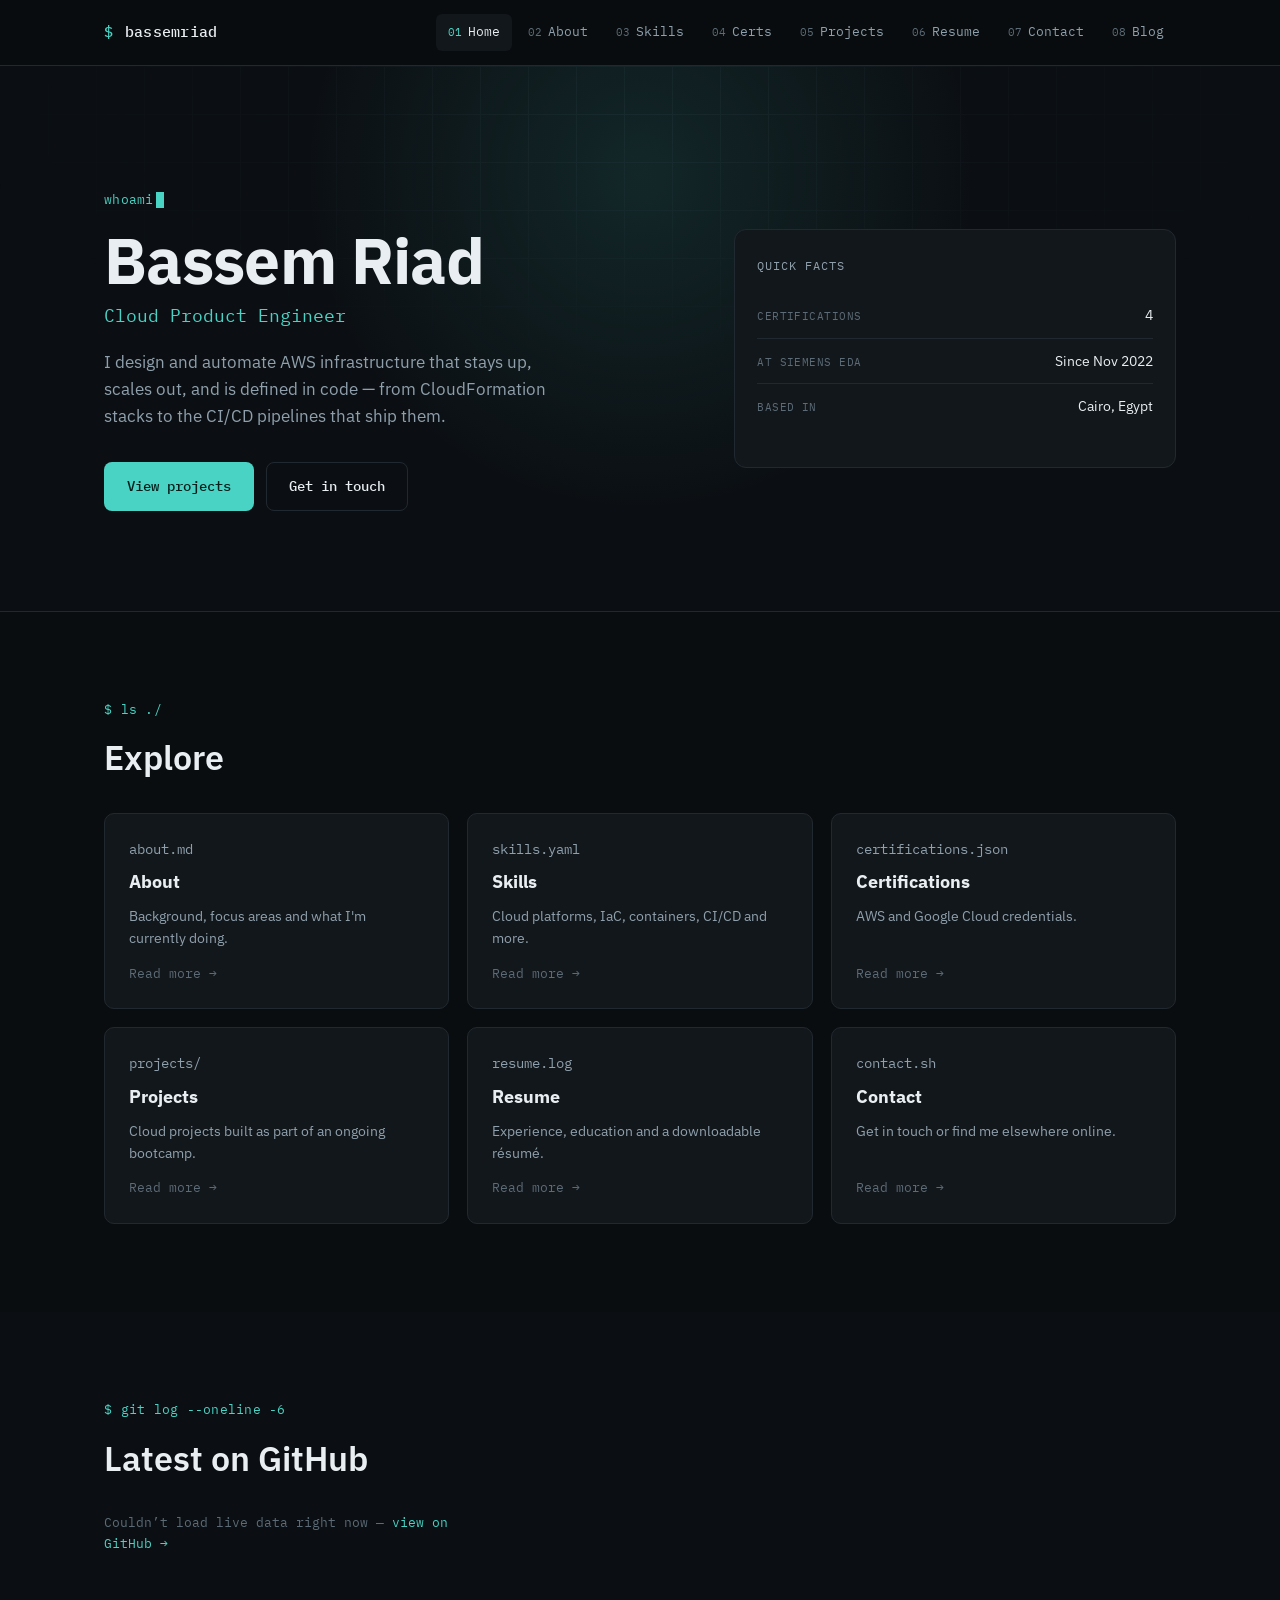
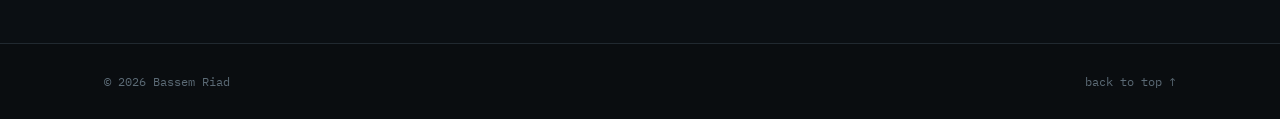
<file: index.html>
<!DOCTYPE html>
<html lang="en">
<head>
<meta charset="UTF-8">
<meta name="viewport" content="width=device-width, initial-scale=1">
<title>Bassem Riad — Cloud Product Engineer</title>
<meta name="description" content="Portfolio of Bassem Riad, Cloud Product Engineer specializing in AWS, Infrastructure as Code, containers and CI/CD.">
<link rel="preconnect" href="https://fonts.googleapis.com">
<link rel="preconnect" href="https://fonts.gstatic.com" crossorigin>
<link href="https://fonts.googleapis.com/css2?family=IBM+Plex+Mono:wght@400;500;600&family=IBM+Plex+Sans:wght@400;500;600;700&display=swap" rel="stylesheet">
<link rel="stylesheet" href="style.css">
</head>
<body>

<div class="skip"><a href="#main">Skip to content</a></div>

<header class="nav" id="siteNav">
  <div class="nav-inner">
    <a class="nav-brand" href="index.html"><span class="nav-brand-mono">$</span> bassemriad</a>
    <button class="nav-toggle" id="navToggle" aria-expanded="false" aria-controls="navLinks" aria-label="Toggle menu">
      <span></span><span></span><span></span>
    </button>
    <nav class="nav-links" id="navLinks">
      <a href="index.html" class="active"><em>01</em>Home</a>
      <a href="about.html"><em>02</em>About</a>
      <a href="skills.html"><em>03</em>Skills</a>
      <a href="certifications.html"><em>04</em>Certs</a>
      <a href="projects.html"><em>05</em>Projects</a>
      <a href="resume.html"><em>06</em>Resume</a>
      <a href="contact.html"><em>07</em>Contact</a>
      <a href="https://blog.bassemriad.com" target="_blank" rel="noopener"><em>08</em>Blog</a>
    </nav>
  </div>
</header>

<main id="main">

  <section class="hero">
    <div class="hero-grid" aria-hidden="true"></div>
    <div class="hero-glow" id="heroGlow" aria-hidden="true"></div>
    <div class="wrap hero-inner">
      <div class="hero-copy">
        <p class="eyebrow eyebrow-typed">whoami<span class="cursor"></span></p>
        <h1>Bassem Riad</h1>
        <p class="hero-role">Cloud Product Engineer</p>
        <p class="hero-tagline">
          I design and automate AWS infrastructure that stays up, scales out, and
          is defined in code — from CloudFormation stacks to the CI/CD pipelines
          that ship them.
        </p>
        <div class="hero-actions">
          <a class="btn btn-primary" href="projects.html">View projects</a>
          <a class="btn btn-ghost" href="contact.html">Get in touch</a>
        </div>
      </div>

      <aside class="status-card" aria-label="Quick facts">
        <div class="status-card-head">
          <span class="status-title">QUICK FACTS</span>
        </div>
        <dl class="status-facts">
          <div><dt>Certifications</dt><dd>4</dd></div>
          <div><dt>At Siemens EDA</dt><dd>Since Nov 2022</dd></div>
          <div><dt>Based in</dt><dd>Cairo, Egypt</dd></div>
        </dl>
      </aside>
    </div>
  </section>

  <section class="section">
    <div class="wrap">
      <p class="eyebrow">$ ls ./</p>
      <h2 class="section-title">Explore</h2>
      <div class="hub-grid">

        <a class="hub-card" href="about.html">
          <p class="hub-card-file">about.md</p>
          <h3>About</h3>
          <p>Background, focus areas and what I'm currently doing.</p>
          <span class="hub-card-arrow">Read more →</span>
        </a>

        <a class="hub-card" href="skills.html">
          <p class="hub-card-file">skills.yaml</p>
          <h3>Skills</h3>
          <p>Cloud platforms, IaC, containers, CI/CD and more.</p>
          <span class="hub-card-arrow">Read more →</span>
        </a>

        <a class="hub-card" href="certifications.html">
          <p class="hub-card-file">certifications.json</p>
          <h3>Certifications</h3>
          <p>AWS and Google Cloud credentials.</p>
          <span class="hub-card-arrow">Read more →</span>
        </a>

        <a class="hub-card" href="projects.html">
          <p class="hub-card-file">projects/</p>
          <h3>Projects</h3>
          <p>Cloud projects built as part of an ongoing bootcamp.</p>
          <span class="hub-card-arrow">Read more →</span>
        </a>

        <a class="hub-card" href="resume.html">
          <p class="hub-card-file">resume.log</p>
          <h3>Resume</h3>
          <p>Experience, education and a downloadable résumé.</p>
          <span class="hub-card-arrow">Read more →</span>
        </a>

        <a class="hub-card" href="contact.html">
          <p class="hub-card-file">contact.sh</p>
          <h3>Contact</h3>
          <p>Get in touch or find me elsewhere online.</p>
          <span class="hub-card-arrow">Read more →</span>
        </a>

      </div>
    </div>
  </section>

  <section class="section section-alt">
    <div class="wrap">
      <p class="eyebrow">$ git log --oneline -6</p>
      <h2 class="section-title">Latest on GitHub</h2>
      <div id="githubFeed" class="github-feed">
        <p class="github-feed-status">Loading live repo data…</p>
      </div>
    </div>
  </section>

</main>

<footer class="footer">
  <div class="wrap footer-inner">
    <span>© <span id="year"></span> Bassem Riad</span>
    <a href="#" class="footer-top">back to top ↑</a>
  </div>
</footer>

<script src="script.js"></script>
</body>
</html>
</file>
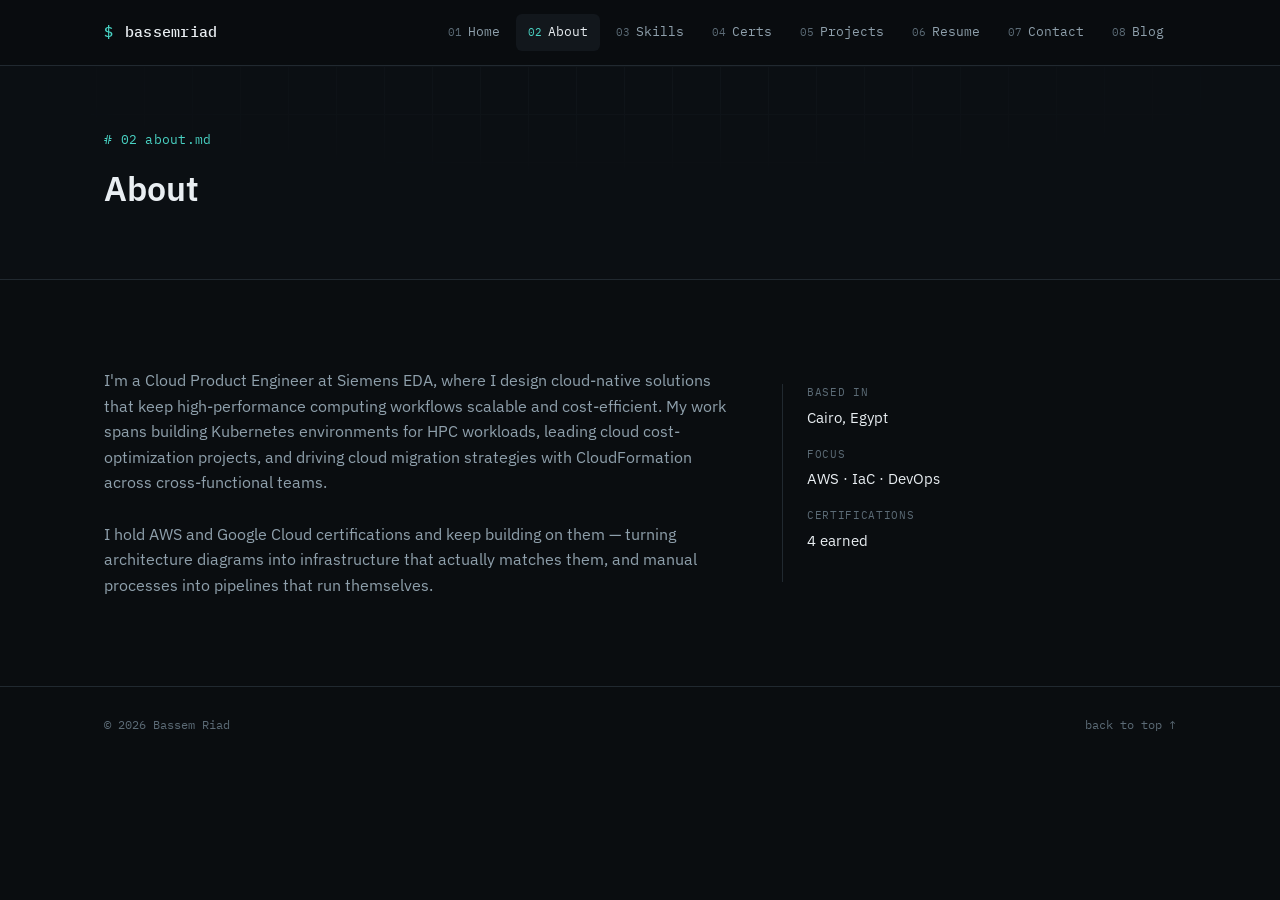
<file: about.html>
<!DOCTYPE html>
<html lang="en">
<head>
<meta charset="UTF-8">
<meta name="viewport" content="width=device-width, initial-scale=1">
<title>About — Bassem Riad</title>
<meta name="description" content="Background and focus areas of Bassem Riad, Cloud Product Engineer.">
<link rel="preconnect" href="https://fonts.googleapis.com">
<link rel="preconnect" href="https://fonts.gstatic.com" crossorigin>
<link href="https://fonts.googleapis.com/css2?family=IBM+Plex+Mono:wght@400;500;600&family=IBM+Plex+Sans:wght@400;500;600;700&display=swap" rel="stylesheet">
<link rel="stylesheet" href="style.css">
</head>
<body>

<div class="skip"><a href="#main">Skip to content</a></div>

<header class="nav" id="siteNav">
  <div class="nav-inner">
    <a class="nav-brand" href="index.html"><span class="nav-brand-mono">$</span> bassemriad</a>
    <button class="nav-toggle" id="navToggle" aria-expanded="false" aria-controls="navLinks" aria-label="Toggle menu">
      <span></span><span></span><span></span>
    </button>
    <nav class="nav-links" id="navLinks">
      <a href="index.html"><em>01</em>Home</a>
      <a href="about.html" class="active"><em>02</em>About</a>
      <a href="skills.html"><em>03</em>Skills</a>
      <a href="certifications.html"><em>04</em>Certs</a>
      <a href="projects.html"><em>05</em>Projects</a>
      <a href="resume.html"><em>06</em>Resume</a>
      <a href="contact.html"><em>07</em>Contact</a>
      <a href="https://blog.bassemriad.com" target="_blank" rel="noopener"><em>08</em>Blog</a>
    </nav>
  </div>
</header>

<main id="main">

  <section class="page-header">
    <div class="hero-grid" aria-hidden="true"></div>
    <div class="wrap">
      <p class="eyebrow"># 02 about.md</p>
      <h1 class="section-title">About</h1>
    </div>
  </section>

  <section class="section">
    <div class="wrap">
      <div class="about-grid">
        <p class="about-bio">
          I'm a Cloud Product Engineer at Siemens EDA, where I design cloud-native
          solutions that keep high-performance computing workflows scalable and
          cost-efficient. My work spans building Kubernetes environments for HPC
          workloads, leading cloud cost-optimization projects, and driving cloud
          migration strategies with CloudFormation across cross-functional teams.
          <br><br>
          I hold AWS and Google Cloud certifications and keep building on them —
          turning architecture diagrams into infrastructure that actually matches
          them, and manual processes into pipelines that run themselves.
        </p>
        <dl class="about-facts">
          <div><dt>Based in</dt><dd>Cairo, Egypt</dd></div>
          <div><dt>Focus</dt><dd>AWS · IaC · DevOps</dd></div>
          <div><dt>Certifications</dt><dd>4 earned</dd></div>
        </dl>
      </div>
    </div>
  </section>

</main>

<footer class="footer">
  <div class="wrap footer-inner">
    <span>© <span id="year"></span> Bassem Riad</span>
    <a href="#" class="footer-top">back to top ↑</a>
  </div>
</footer>

<script src="script.js"></script>
</body>
</html>
</file>
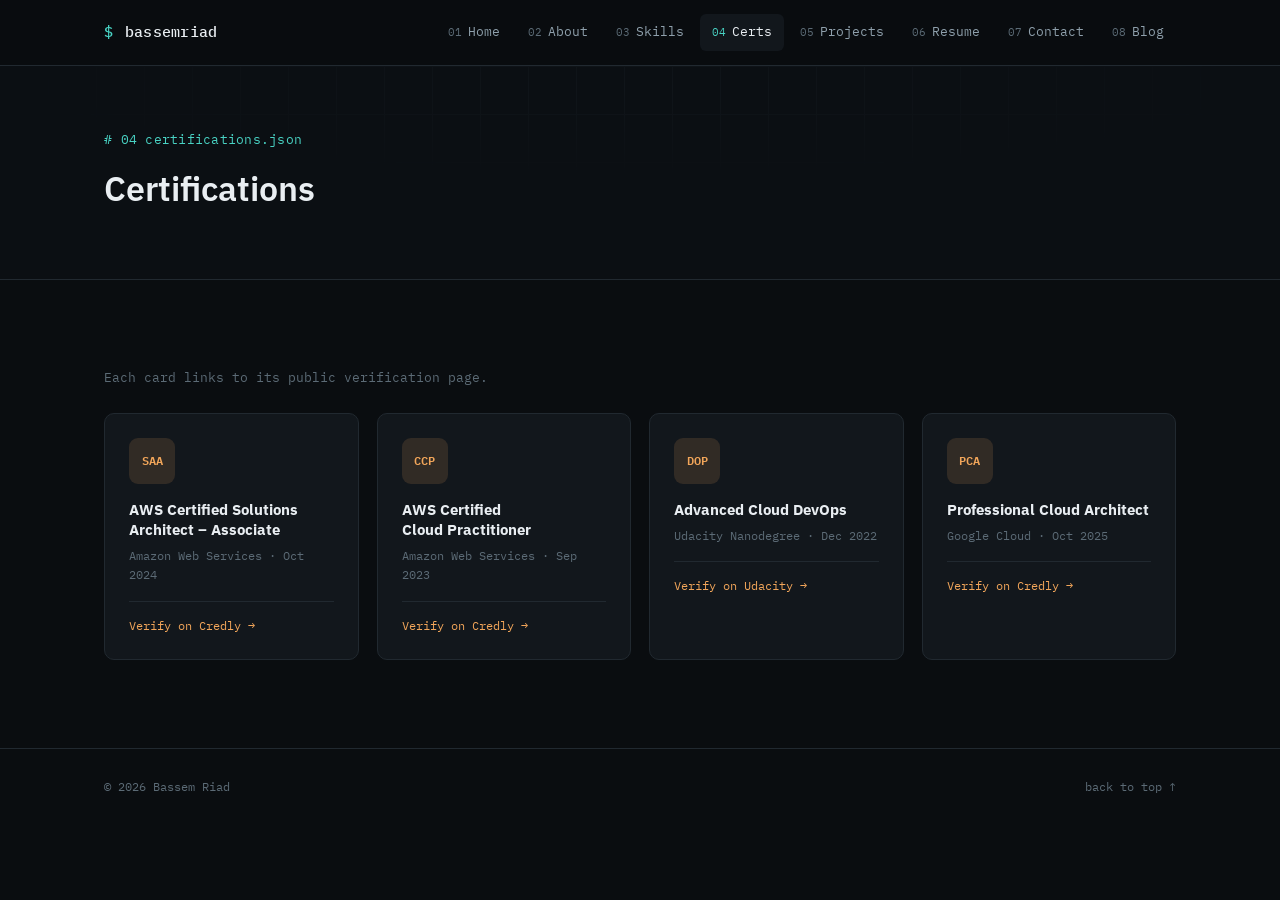
<file: certifications.html>
<!DOCTYPE html>
<html lang="en">
<head>
<meta charset="UTF-8">
<meta name="viewport" content="width=device-width, initial-scale=1">
<title>Certifications — Bassem Riad</title>
<meta name="description" content="AWS and Google Cloud certifications held by Bassem Riad.">
<link rel="preconnect" href="https://fonts.googleapis.com">
<link rel="preconnect" href="https://fonts.gstatic.com" crossorigin>
<link href="https://fonts.googleapis.com/css2?family=IBM+Plex+Mono:wght@400;500;600&family=IBM+Plex+Sans:wght@400;500;600;700&display=swap" rel="stylesheet">
<link rel="stylesheet" href="style.css">
</head>
<body>

<div class="skip"><a href="#main">Skip to content</a></div>

<header class="nav" id="siteNav">
  <div class="nav-inner">
    <a class="nav-brand" href="index.html"><span class="nav-brand-mono">$</span> bassemriad</a>
    <button class="nav-toggle" id="navToggle" aria-expanded="false" aria-controls="navLinks" aria-label="Toggle menu">
      <span></span><span></span><span></span>
    </button>
    <nav class="nav-links" id="navLinks">
      <a href="index.html"><em>01</em>Home</a>
      <a href="about.html"><em>02</em>About</a>
      <a href="skills.html"><em>03</em>Skills</a>
      <a href="certifications.html" class="active"><em>04</em>Certs</a>
      <a href="projects.html"><em>05</em>Projects</a>
      <a href="resume.html"><em>06</em>Resume</a>
      <a href="contact.html"><em>07</em>Contact</a>
      <a href="https://blog.bassemriad.com" target="_blank" rel="noopener"><em>08</em>Blog</a>
    </nav>
  </div>
</header>

<main id="main">

  <section class="page-header">
    <div class="hero-grid" aria-hidden="true"></div>
    <div class="wrap">
      <p class="eyebrow"># 04 certifications.json</p>
      <h1 class="section-title">Certifications</h1>
    </div>
  </section>

  <section class="section">
    <div class="wrap">
      <p class="certs-intro">Each card links to its public verification page.</p>
      <div class="cert-grid">

        <a class="cert-card" href="https://www.credly.com/badges/975a7845-752f-4c0f-9e88-f60b2ee593a5/linked_in_profile" target="_blank" rel="noopener">
          <div class="cert-badge">SAA</div>
          <h3>AWS Certified Solutions Architect – Associate</h3>
          <p class="cert-issuer">Amazon Web Services · Oct 2024</p>
          <span class="cert-verify">Verify on Credly →</span>
        </a>

        <a class="cert-card" href="https://www.credly.com/badges/4a6fc1bb-9142-4441-abdd-f7e8f99e9548/public_url" target="_blank" rel="noopener">
          <div class="cert-badge">CCP</div>
          <h3>AWS Certified Cloud Practitioner</h3>
          <p class="cert-issuer">Amazon Web Services · Sep 2023</p>
          <span class="cert-verify">Verify on Credly →</span>
        </a>

        <a class="cert-card" href="https://www.udacity.com/certificate/KCUKGQTX" target="_blank" rel="noopener">
          <div class="cert-badge">DOP</div>
          <h3>Advanced Cloud DevOps</h3>
          <p class="cert-issuer">Udacity Nanodegree · Dec 2022</p>
          <span class="cert-verify">Verify on Udacity →</span>
        </a>

        <a class="cert-card" href="https://www.credly.com/badges/a147a6b4-187a-4ef9-b08d-a3f95453e6f2/linked_in_profile" target="_blank" rel="noopener">
          <div class="cert-badge">PCA</div>
          <h3>Professional Cloud Architect</h3>
          <p class="cert-issuer">Google Cloud · Oct 2025</p>
          <span class="cert-verify">Verify on Credly →</span>
        </a>

      </div>
    </div>
  </section>

</main>

<footer class="footer">
  <div class="wrap footer-inner">
    <span>© <span id="year"></span> Bassem Riad</span>
    <a href="#" class="footer-top">back to top ↑</a>
  </div>
</footer>

<script src="script.js"></script>
</body>
</html>
</file>
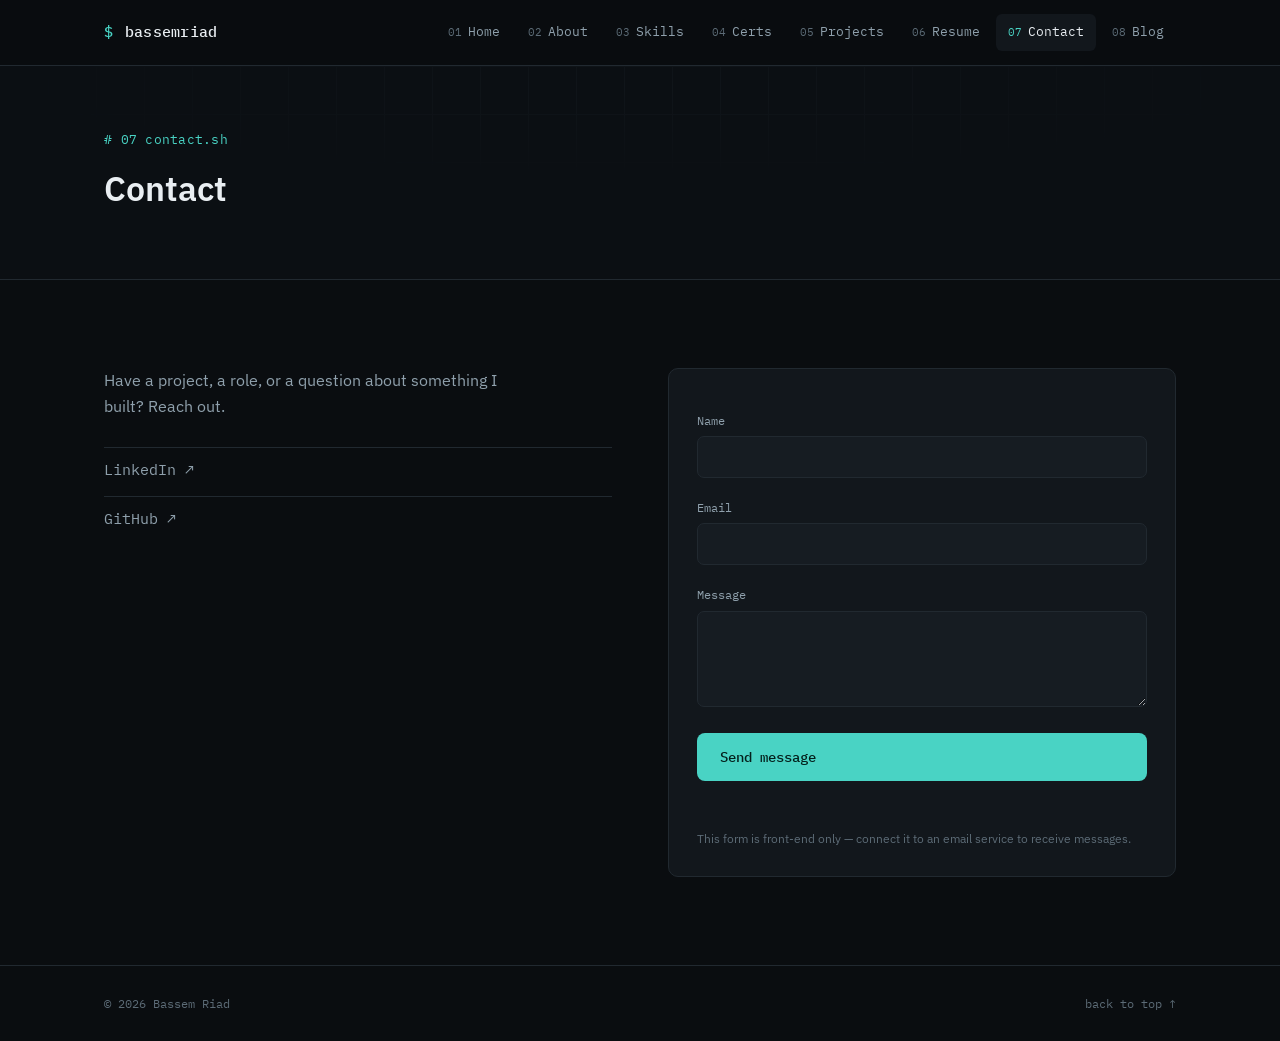
<file: contact.html>
<!DOCTYPE html>
<html lang="en">
<head>
<meta charset="UTF-8">
<meta name="viewport" content="width=device-width, initial-scale=1">
<title>Contact — Bassem Riad</title>
<meta name="description" content="Get in touch with Bassem Riad, Cloud Product Engineer.">
<link rel="preconnect" href="https://fonts.googleapis.com">
<link rel="preconnect" href="https://fonts.gstatic.com" crossorigin>
<link href="https://fonts.googleapis.com/css2?family=IBM+Plex+Mono:wght@400;500;600&family=IBM+Plex+Sans:wght@400;500;600;700&display=swap" rel="stylesheet">
<link rel="stylesheet" href="style.css">
</head>
<body>

<div class="skip"><a href="#main">Skip to content</a></div>

<header class="nav" id="siteNav">
  <div class="nav-inner">
    <a class="nav-brand" href="index.html"><span class="nav-brand-mono">$</span> bassemriad</a>
    <button class="nav-toggle" id="navToggle" aria-expanded="false" aria-controls="navLinks" aria-label="Toggle menu">
      <span></span><span></span><span></span>
    </button>
    <nav class="nav-links" id="navLinks">
      <a href="index.html"><em>01</em>Home</a>
      <a href="about.html"><em>02</em>About</a>
      <a href="skills.html"><em>03</em>Skills</a>
      <a href="certifications.html"><em>04</em>Certs</a>
      <a href="projects.html"><em>05</em>Projects</a>
      <a href="resume.html"><em>06</em>Resume</a>
      <a href="contact.html" class="active"><em>07</em>Contact</a>
      <a href="https://blog.bassemriad.com" target="_blank" rel="noopener"><em>08</em>Blog</a>
    </nav>
  </div>
</header>

<main id="main">

  <section class="page-header">
    <div class="hero-grid" aria-hidden="true"></div>
    <div class="wrap">
      <p class="eyebrow"># 07 contact.sh</p>
      <h1 class="section-title">Contact</h1>
    </div>
  </section>

  <section class="section">
    <div class="wrap contact-wrap">
      <div>
        <p class="contact-intro">Have a project, a role, or a question about something I built? Reach out.</p>

        <div class="social-list">
          <a href="https://www.linkedin.com/in/bassemriad/" target="_blank" rel="noopener">LinkedIn ↗</a>
          <a href="https://github.com/BassemRiad" target="_blank" rel="noopener">GitHub ↗</a>
        </div>
      </div>

      <form class="contact-form" id="contactForm" novalidate>
        <label for="name">Name</label>
        <input id="name" name="name" type="text" required autocomplete="name">

        <label for="email">Email</label>
        <input id="email" name="email" type="email" required autocomplete="email">

        <label for="message">Message</label>
        <textarea id="message" name="message" rows="4" required></textarea>

        <button type="submit" class="btn btn-primary">Send message</button>
        <p class="contact-status" id="contactStatus" role="status" aria-live="polite"></p>
        <p class="contact-fineprint">This form is front-end only — connect it to an email service to receive messages.</p>
      </form>
    </div>
  </section>

</main>

<footer class="footer">
  <div class="wrap footer-inner">
    <span>© <span id="year"></span> Bassem Riad</span>
    <a href="#" class="footer-top">back to top ↑</a>
  </div>
</footer>

<script src="script.js"></script>
</body>
</html>
</file>
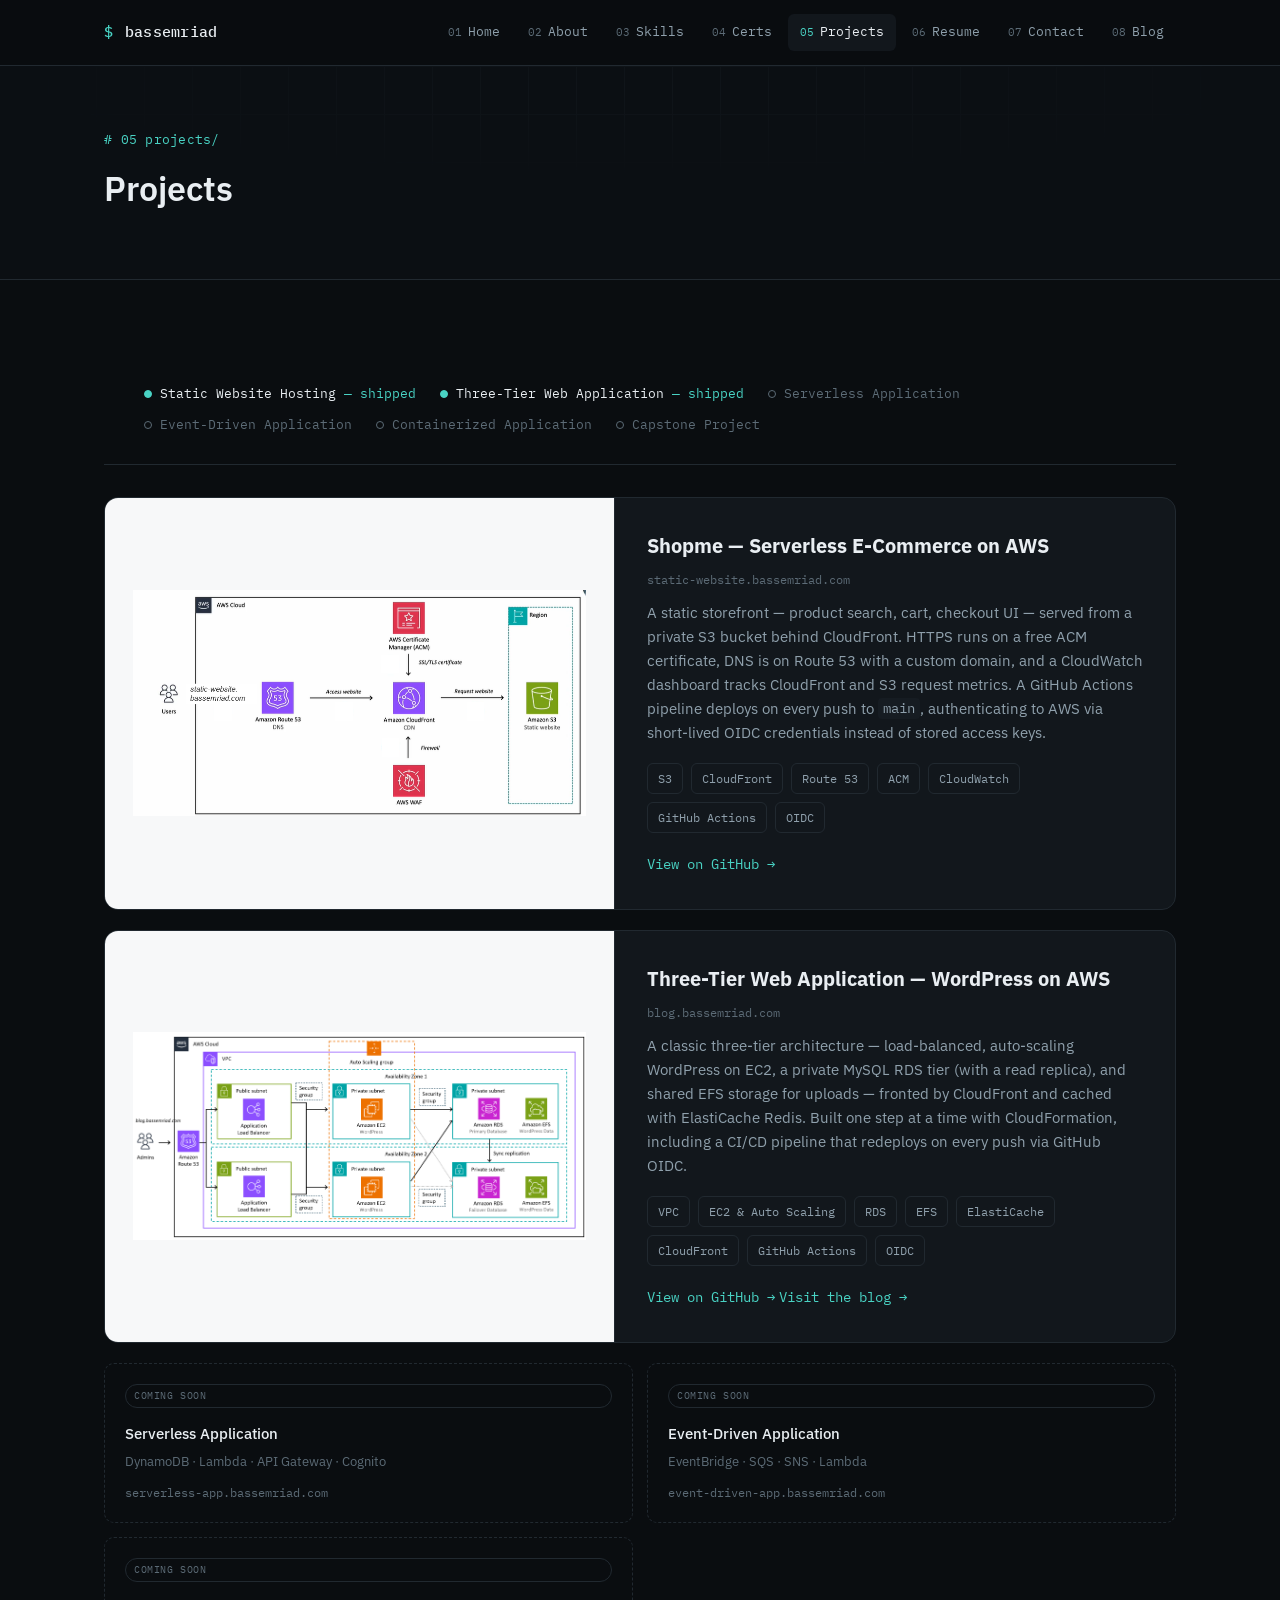
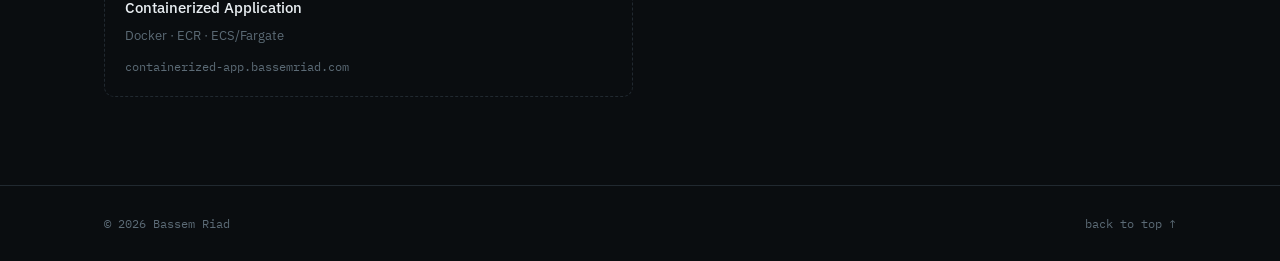
<file: projects.html>
<!DOCTYPE html>
<html lang="en">
<head>
<meta charset="UTF-8">
<meta name="viewport" content="width=device-width, initial-scale=1">
<title>Projects — Bassem Riad</title>
<meta name="description" content="Cloud projects built by Bassem Riad on AWS, one bootcamp milestone at a time.">
<link rel="preconnect" href="https://fonts.googleapis.com">
<link rel="preconnect" href="https://fonts.gstatic.com" crossorigin>
<link href="https://fonts.googleapis.com/css2?family=IBM+Plex+Mono:wght@400;500;600&family=IBM+Plex+Sans:wght@400;500;600;700&display=swap" rel="stylesheet">
<link rel="stylesheet" href="style.css">
</head>
<body>

<div class="skip"><a href="#main">Skip to content</a></div>

<header class="nav" id="siteNav">
  <div class="nav-inner">
    <a class="nav-brand" href="index.html"><span class="nav-brand-mono">$</span> bassemriad</a>
    <button class="nav-toggle" id="navToggle" aria-expanded="false" aria-controls="navLinks" aria-label="Toggle menu">
      <span></span><span></span><span></span>
    </button>
    <nav class="nav-links" id="navLinks">
      <a href="index.html"><em>01</em>Home</a>
      <a href="about.html"><em>02</em>About</a>
      <a href="skills.html"><em>03</em>Skills</a>
      <a href="certifications.html"><em>04</em>Certs</a>
      <a href="projects.html" class="active"><em>05</em>Projects</a>
      <a href="resume.html"><em>06</em>Resume</a>
      <a href="contact.html"><em>07</em>Contact</a>
      <a href="https://blog.bassemriad.com" target="_blank" rel="noopener"><em>08</em>Blog</a>
    </nav>
  </div>
</header>

<main id="main">

  <section class="page-header">
    <div class="hero-grid" aria-hidden="true"></div>
    <div class="wrap">
      <p class="eyebrow"># 05 projects/</p>
      <h1 class="section-title">Projects</h1>
    </div>
  </section>

  <section class="section">
    <div class="wrap">
      <ol class="roadmap-list">
        <li class="is-done"><span class="roadmap-dot"></span>Static Website Hosting <em>— shipped</em></li>
        <li class="is-done"><span class="roadmap-dot"></span>Three-Tier Web Application <em>— shipped</em></li>
        <li><span class="roadmap-dot"></span>Serverless Application</li>
        <li><span class="roadmap-dot"></span>Event-Driven Application</li>
        <li><span class="roadmap-dot"></span>Containerized Application</li>
        <li><span class="roadmap-dot"></span>Capstone Project</li>
      </ol>

      <article class="project-card project-card-featured">
        <div class="project-diagram project-diagram-aws" aria-hidden="true">
          <img src="assets/shopme-architecture.png" alt="" width="898" height="449" loading="lazy">
        </div>
        <div class="project-body">
          <div class="project-body-head">
            <h3>Shopme — Serverless E-Commerce on AWS</h3>
            <span class="subdomain">static-website.bassemriad.com</span>
          </div>
          <p>
            A static storefront — product search, cart, checkout UI — served from
            a private S3 bucket behind CloudFront. HTTPS runs on a free ACM
            certificate, DNS is on Route&nbsp;53 with a custom domain, and a
            CloudWatch dashboard tracks CloudFront and S3 request metrics. A
            GitHub Actions pipeline deploys on every push to <code>main</code>,
            authenticating to AWS via short-lived OIDC credentials instead of
            stored access keys.
          </p>
          <div class="chips">
            <span>S3</span><span>CloudFront</span><span>Route 53</span><span>ACM</span>
            <span>CloudWatch</span><span>GitHub Actions</span><span>OIDC</span>
          </div>
          <div class="project-links">
            <a href="https://github.com/BassemRiad/serverless-ecommerce-aws" target="_blank" rel="noopener">View on GitHub →</a>
          </div>
        </div>
      </article>

      <article class="project-card project-card-featured">
        <div class="project-diagram project-diagram-aws" aria-hidden="true">
          <img src="assets/three-tier-architecture.png" alt="" width="1907" height="876" loading="lazy">
        </div>
        <div class="project-body">
          <div class="project-body-head">
            <h3>Three-Tier Web Application — WordPress on AWS</h3>
            <span class="subdomain">blog.bassemriad.com</span>
          </div>
          <p>
            A classic three-tier architecture — load-balanced, auto-scaling
            WordPress on EC2, a private MySQL RDS tier (with a read replica),
            and shared EFS storage for uploads — fronted by CloudFront and
            cached with ElastiCache Redis. Built one step at a time with
            CloudFormation, including a CI/CD pipeline that redeploys on
            every push via GitHub OIDC.
          </p>
          <div class="chips">
            <span>VPC</span><span>EC2 &amp; Auto Scaling</span><span>RDS</span>
            <span>EFS</span><span>ElastiCache</span><span>CloudFront</span>
            <span>GitHub Actions</span><span>OIDC</span>
          </div>
          <div class="project-links">
            <a href="https://github.com/BassemRiad/three-tier-web-app-aws" target="_blank" rel="noopener">View on GitHub →</a>
            <a href="https://blog.bassemriad.com" target="_blank" rel="noopener">Visit the blog →</a>
          </div>
        </div>
      </article>

      <div class="project-grid-minor">
        <div class="project-card-minor">
          <span class="soon">Coming soon</span>
          <h4>Serverless Application</h4>
          <p>DynamoDB · Lambda · API Gateway · Cognito</p>
          <span class="subdomain">serverless-app.bassemriad.com</span>
        </div>
        <div class="project-card-minor">
          <span class="soon">Coming soon</span>
          <h4>Event-Driven Application</h4>
          <p>EventBridge · SQS · SNS · Lambda</p>
          <span class="subdomain">event-driven-app.bassemriad.com</span>
        </div>
        <div class="project-card-minor">
          <span class="soon">Coming soon</span>
          <h4>Containerized Application</h4>
          <p>Docker · ECR · ECS/Fargate</p>
          <span class="subdomain">containerized-app.bassemriad.com</span>
        </div>
      </div>
    </div>
  </section>

</main>

<footer class="footer">
  <div class="wrap footer-inner">
    <span>© <span id="year"></span> Bassem Riad</span>
    <a href="#" class="footer-top">back to top ↑</a>
  </div>
</footer>

<script src="script.js"></script>
</body>
</html>
</file>
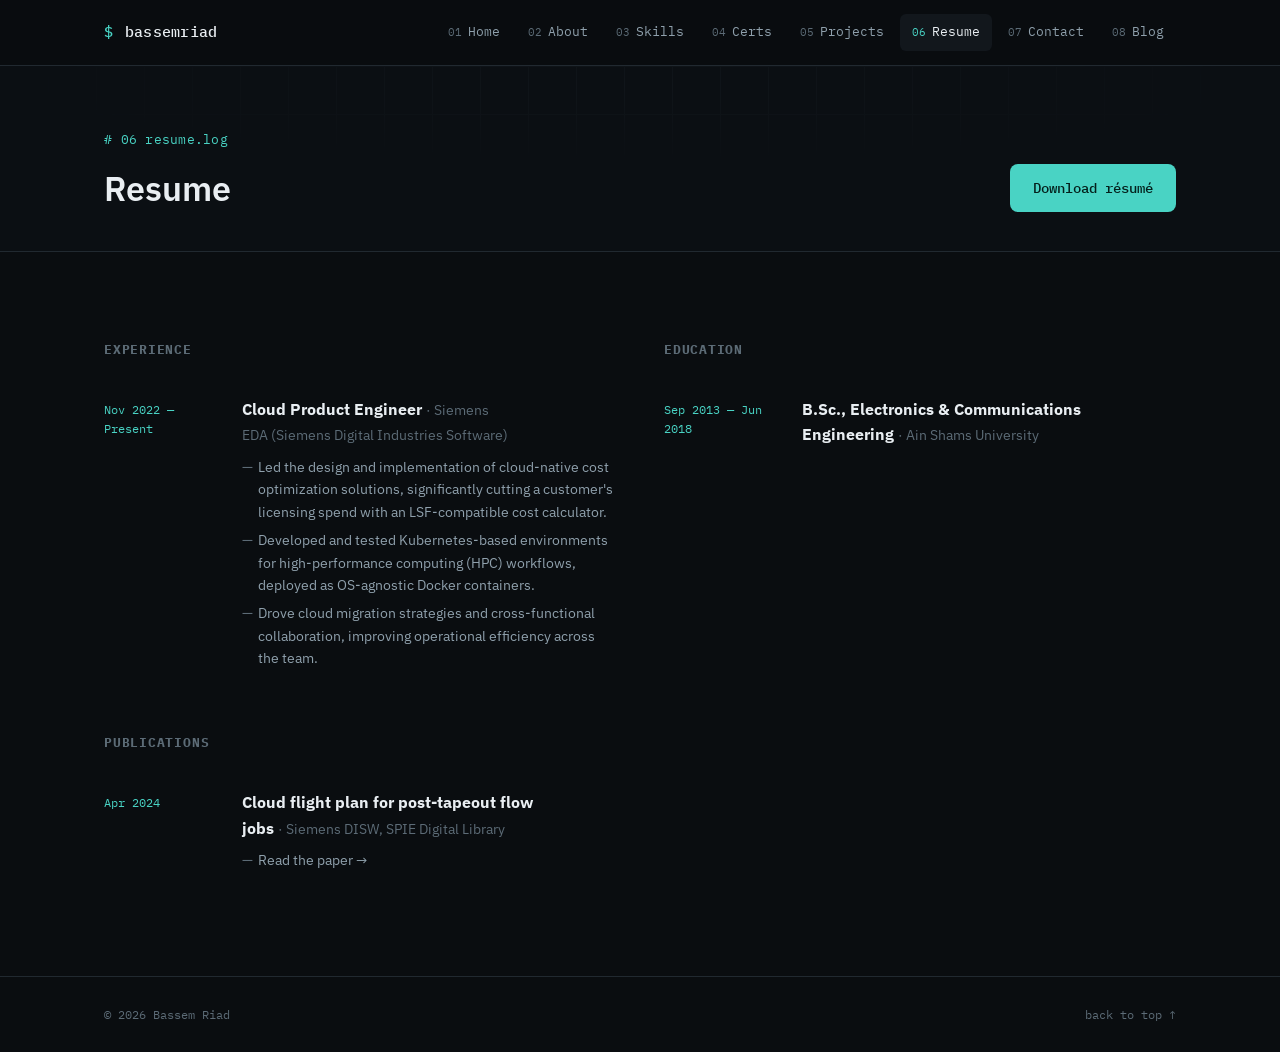
<file: resume.html>
<!DOCTYPE html>
<html lang="en">
<head>
<meta charset="UTF-8">
<meta name="viewport" content="width=device-width, initial-scale=1">
<title>Resume — Bassem Riad</title>
<meta name="description" content="Experience, education and publications of Bassem Riad, Cloud Product Engineer.">
<link rel="preconnect" href="https://fonts.googleapis.com">
<link rel="preconnect" href="https://fonts.gstatic.com" crossorigin>
<link href="https://fonts.googleapis.com/css2?family=IBM+Plex+Mono:wght@400;500;600&family=IBM+Plex+Sans:wght@400;500;600;700&display=swap" rel="stylesheet">
<link rel="stylesheet" href="style.css">
</head>
<body>

<div class="skip"><a href="#main">Skip to content</a></div>

<header class="nav" id="siteNav">
  <div class="nav-inner">
    <a class="nav-brand" href="index.html"><span class="nav-brand-mono">$</span> bassemriad</a>
    <button class="nav-toggle" id="navToggle" aria-expanded="false" aria-controls="navLinks" aria-label="Toggle menu">
      <span></span><span></span><span></span>
    </button>
    <nav class="nav-links" id="navLinks">
      <a href="index.html"><em>01</em>Home</a>
      <a href="about.html"><em>02</em>About</a>
      <a href="skills.html"><em>03</em>Skills</a>
      <a href="certifications.html"><em>04</em>Certs</a>
      <a href="projects.html"><em>05</em>Projects</a>
      <a href="resume.html" class="active"><em>06</em>Resume</a>
      <a href="contact.html"><em>07</em>Contact</a>
      <a href="https://blog.bassemriad.com" target="_blank" rel="noopener"><em>08</em>Blog</a>
    </nav>
  </div>
</header>

<main id="main">

  <section class="page-header">
    <div class="hero-grid" aria-hidden="true"></div>
    <div class="wrap">
      <p class="eyebrow"># 06 resume.log</p>
      <div class="resume-head">
        <h1 class="section-title">Resume</h1>
        <a class="btn btn-primary" href="resume.pdf" download>Download résumé</a>
      </div>
    </div>
  </section>

  <section class="section">
    <div class="wrap">
      <div class="timeline">
        <div class="timeline-group">
          <h3 class="timeline-kicker">Experience</h3>

          <div class="timeline-item">
            <div class="timeline-date">Nov 2022 — Present</div>
            <div class="timeline-content">
              <h4>Cloud Product Engineer <span>· Siemens EDA (Siemens Digital Industries Software)</span></h4>
              <ul>
                <li>Led the design and implementation of cloud-native cost optimization solutions, significantly cutting a customer's licensing spend with an LSF-compatible cost calculator.</li>
                <li>Developed and tested Kubernetes-based environments for high-performance computing (HPC) workflows, deployed as OS-agnostic Docker containers.</li>
                <li>Drove cloud migration strategies and cross-functional collaboration, improving operational efficiency across the team.</li>
              </ul>
            </div>
          </div>
        </div>

        <div class="timeline-group">
          <h3 class="timeline-kicker">Education</h3>
          <div class="timeline-item">
            <div class="timeline-date">Sep 2013 — Jun 2018</div>
            <div class="timeline-content">
              <h4>B.Sc., Electronics &amp; Communications Engineering <span>· Ain Shams University</span></h4>
            </div>
          </div>
        </div>

        <div class="timeline-group">
          <h3 class="timeline-kicker">Publications</h3>
          <div class="timeline-item">
            <div class="timeline-date">Apr 2024</div>
            <div class="timeline-content">
              <h4>Cloud flight plan for post-tapeout flow jobs <span>· Siemens DISW, SPIE Digital Library</span></h4>
              <ul>
                <li><a href="https://www.spiedigitallibrary.org/conference-proceedings-of-spie/12954/129540O/Cloud-flight-plan-for-post-tapeout-flow-jobs/10.1117/12.3010142.short" target="_blank" rel="noopener">Read the paper →</a></li>
              </ul>
            </div>
          </div>
        </div>
      </div>
    </div>
  </section>

</main>

<footer class="footer">
  <div class="wrap footer-inner">
    <span>© <span id="year"></span> Bassem Riad</span>
    <a href="#" class="footer-top">back to top ↑</a>
  </div>
</footer>

<script src="script.js"></script>
</body>
</html>
</file>
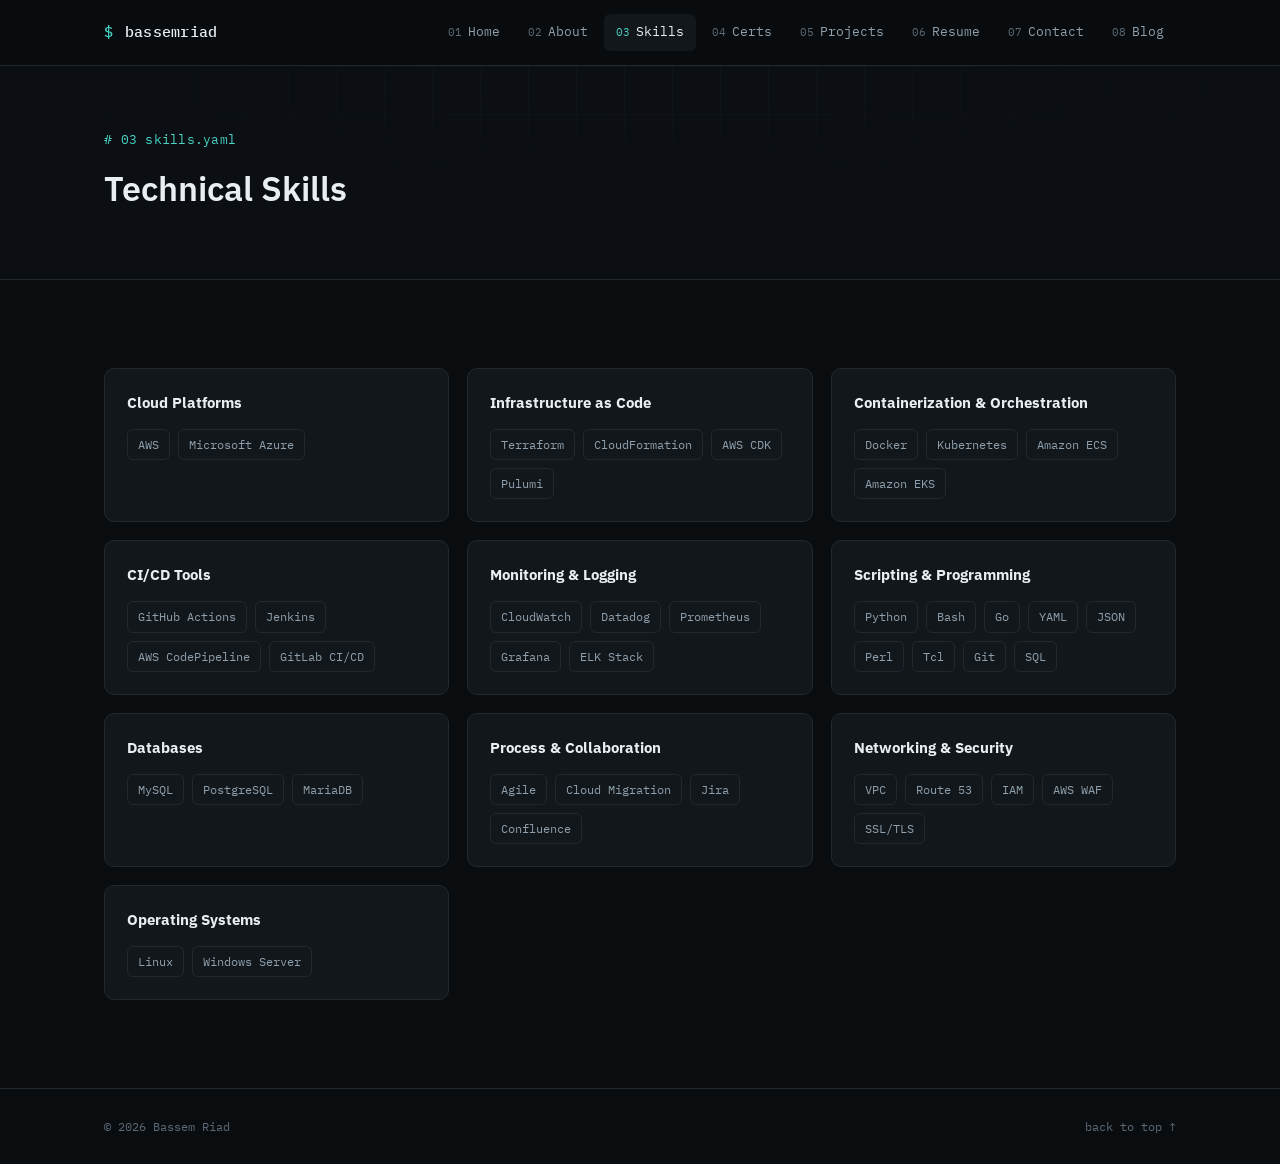
<file: skills.html>
<!DOCTYPE html>
<html lang="en">
<head>
<meta charset="UTF-8">
<meta name="viewport" content="width=device-width, initial-scale=1">
<title>Skills — Bassem Riad</title>
<meta name="description" content="Technical skills of Bassem Riad across cloud platforms, IaC, containers, CI/CD and more.">
<link rel="preconnect" href="https://fonts.googleapis.com">
<link rel="preconnect" href="https://fonts.gstatic.com" crossorigin>
<link href="https://fonts.googleapis.com/css2?family=IBM+Plex+Mono:wght@400;500;600&family=IBM+Plex+Sans:wght@400;500;600;700&display=swap" rel="stylesheet">
<link rel="stylesheet" href="style.css">
</head>
<body>

<div class="skip"><a href="#main">Skip to content</a></div>

<header class="nav" id="siteNav">
  <div class="nav-inner">
    <a class="nav-brand" href="index.html"><span class="nav-brand-mono">$</span> bassemriad</a>
    <button class="nav-toggle" id="navToggle" aria-expanded="false" aria-controls="navLinks" aria-label="Toggle menu">
      <span></span><span></span><span></span>
    </button>
    <nav class="nav-links" id="navLinks">
      <a href="index.html"><em>01</em>Home</a>
      <a href="about.html"><em>02</em>About</a>
      <a href="skills.html" class="active"><em>03</em>Skills</a>
      <a href="certifications.html"><em>04</em>Certs</a>
      <a href="projects.html"><em>05</em>Projects</a>
      <a href="resume.html"><em>06</em>Resume</a>
      <a href="contact.html"><em>07</em>Contact</a>
      <a href="https://blog.bassemriad.com" target="_blank" rel="noopener"><em>08</em>Blog</a>
    </nav>
  </div>
</header>

<main id="main">

  <section class="page-header">
    <div class="hero-grid" aria-hidden="true"></div>
    <div class="wrap">
      <p class="eyebrow"># 03 skills.yaml</p>
      <h1 class="section-title">Technical Skills</h1>
    </div>
  </section>

  <section class="section">
    <div class="wrap">
      <div class="skills-grid">

        <div class="skill-card">
          <h3>Cloud Platforms</h3>
          <div class="chips"><span>AWS</span><span>Microsoft Azure</span></div>
        </div>

        <div class="skill-card">
          <h3>Infrastructure as Code</h3>
          <div class="chips">
            <span>Terraform</span><span>CloudFormation</span><span>AWS CDK</span><span>Pulumi</span>
          </div>
        </div>

        <div class="skill-card">
          <h3>Containerization &amp; Orchestration</h3>
          <div class="chips">
            <span>Docker</span><span>Kubernetes</span><span>Amazon ECS</span><span>Amazon EKS</span>
          </div>
        </div>

        <div class="skill-card">
          <h3>CI/CD Tools</h3>
          <div class="chips">
            <span>GitHub Actions</span><span>Jenkins</span><span>AWS CodePipeline</span><span>GitLab CI/CD</span>
          </div>
        </div>

        <div class="skill-card">
          <h3>Monitoring &amp; Logging</h3>
          <div class="chips">
            <span>CloudWatch</span><span>Datadog</span><span>Prometheus</span><span>Grafana</span><span>ELK Stack</span>
          </div>
        </div>

        <div class="skill-card">
          <h3>Scripting &amp; Programming</h3>
          <div class="chips">
            <span>Python</span><span>Bash</span><span>Go</span><span>YAML</span><span>JSON</span><span>Perl</span><span>Tcl</span><span>Git</span><span>SQL</span>
          </div>
        </div>

        <div class="skill-card">
          <h3>Databases</h3>
          <div class="chips">
            <span>MySQL</span><span>PostgreSQL</span><span>MariaDB</span>
          </div>
        </div>

        <div class="skill-card">
          <h3>Process &amp; Collaboration</h3>
          <div class="chips">
            <span>Agile</span><span>Cloud Migration</span><span>Jira</span><span>Confluence</span>
          </div>
        </div>

        <div class="skill-card">
          <h3>Networking &amp; Security</h3>
          <div class="chips">
            <span>VPC</span><span>Route 53</span><span>IAM</span><span>AWS WAF</span><span>SSL/TLS</span>
          </div>
        </div>

        <div class="skill-card">
          <h3>Operating Systems</h3>
          <div class="chips">
            <span>Linux</span><span>Windows Server</span>
          </div>
        </div>

      </div>
    </div>
  </section>

</main>

<footer class="footer">
  <div class="wrap footer-inner">
    <span>© <span id="year"></span> Bassem Riad</span>
    <a href="#" class="footer-top">back to top ↑</a>
  </div>
</footer>

<script src="script.js"></script>
</body>
</html>
</file>
<file: style.css>
/* ---------- Tokens ---------- */
:root{
  --bg:#0A0D10;
  --bg-hero:#0B0F13;
  --panel:#12171C;
  --panel-2:#161C22;
  --border:#212930;
  --text:#E9EEF2;
  --text-dim:#8FA0AC;
  --text-faint:#5C6B76;
  --accent:#49D3C4;
  --accent-soft:rgba(73,211,196,.12);
  --accent-2:#F2A65A;
  --accent-2-soft:rgba(242,166,90,.14);
  --radius:10px;
  --maxw:1120px;
  --font-display:'IBM Plex Sans',system-ui,sans-serif;
  --font-body:'IBM Plex Sans',system-ui,sans-serif;
  --font-mono:'IBM Plex Mono',ui-monospace,SFMono-Regular,Consolas,monospace;
  color-scheme: dark;
}

/* ---------- Reset ---------- */
*,*::before,*::after{box-sizing:border-box}
html{scroll-behavior:smooth}
body{
  margin:0;
  background:var(--bg);
  color:var(--text);
  font-family:var(--font-body);
  font-size:16px;
  line-height:1.6;
  -webkit-font-smoothing:antialiased;
}
img{max-width:100%;display:block}
a{color:inherit;text-decoration:none}
h1,h2,h3,h4{font-family:var(--font-display);margin:0;text-wrap:balance}
p{margin:0}
ul{margin:0;padding:0;list-style:none}
button{font:inherit;color:inherit;background:none;border:0;cursor:pointer}
code{font-family:var(--font-mono);background:var(--panel-2);padding:.1em .4em;border-radius:4px;font-size:.9em}
:focus-visible{outline:2px solid var(--accent);outline-offset:2px}
@media (prefers-reduced-motion: reduce){
  html{scroll-behavior:auto}
  *,*::before,*::after{animation-duration:.001ms !important;transition-duration:.001ms !important}
}

.skip a{position:absolute;left:-999px;top:0;background:var(--accent);color:#04201c;padding:10px 16px;z-index:200}
.skip a:focus{left:16px;top:16px}

.wrap{max-width:var(--maxw);margin:0 auto;padding-inline:24px}

section{scroll-margin-top:76px}

/* ---------- Nav ---------- */
.nav{
  position:sticky;top:0;z-index:100;
  background:rgba(10,13,16,.78);
  backdrop-filter:blur(10px);
  border-bottom:1px solid var(--border);
}
.nav-inner{
  max-width:var(--maxw);margin:0 auto;padding:14px 24px;
  display:flex;align-items:center;justify-content:space-between;
}
.nav-brand{
  font-family:var(--font-mono);font-weight:500;letter-spacing:.02em;font-size:15px;
}
.nav-brand-mono{color:var(--accent);margin-right:2px}
.nav-links{display:flex;gap:4px}
.nav-links a{
  font-family:var(--font-mono);font-size:13px;color:var(--text-dim);
  padding:8px 12px;border-radius:6px;transition:color .15s, background .15s;
  display:flex;align-items:center;gap:6px;
}
.nav-links a em{font-style:normal;color:var(--text-faint);font-size:11px}
.nav-links a:hover,.nav-links a.active{color:var(--text);background:var(--panel)}
.nav-links a.active em{color:var(--accent)}

.nav-toggle{display:none;flex-direction:column;gap:4px;padding:8px}
.nav-toggle span{width:22px;height:2px;background:var(--text)}

/* ---------- Buttons ---------- */
.btn{
  display:inline-flex;align-items:center;gap:8px;
  padding:12px 22px;border-radius:8px;
  font-family:var(--font-mono);font-size:14px;font-weight:500;
  border:1px solid transparent;transition:transform .15s, background .15s, border-color .15s;
  white-space:nowrap;
}
.btn:hover{transform:translateY(-1px)}
.btn-primary{background:var(--accent);color:#04201c}
.btn-primary:hover{background:#5EDDCF}
.btn-ghost{border-color:var(--border);color:var(--text)}
.btn-ghost:hover{border-color:var(--accent);color:var(--accent)}

/* ---------- Eyebrow / section titles ---------- */
.eyebrow{
  font-family:var(--font-mono);font-size:13px;color:var(--accent);
  margin-bottom:10px;letter-spacing:.02em;
}
.section-title{font-size:clamp(26px,4vw,34px);font-weight:600;margin-bottom:28px}

.section{padding-block:88px}
.section-alt{background:var(--bg-hero)}

/* ---------- Page header (non-home pages) ---------- */
.page-header{
  position:relative;overflow:hidden;
  background:var(--bg-hero);
  border-bottom:1px solid var(--border);
  padding-block:64px 36px;
}
.page-header .hero-grid{opacity:.25}
.page-header .resume-head{margin-bottom:0}
.not-found{padding-block:96px}
.not-found-text{color:var(--text-dim);margin:14px 0 24px;max-width:48ch}

/* ---------- Home hub grid ---------- */
.hub-grid{display:grid;grid-template-columns:repeat(3,1fr);gap:18px}
.hub-card{
  display:flex;flex-direction:column;gap:8px;
  background:var(--panel);border:1px solid var(--border);border-radius:var(--radius);
  padding:24px;transition:border-color .2s, box-shadow .2s, transform .2s;
}
.hub-card:hover{
  border-color:var(--accent);transform:translateY(-3px);
  box-shadow:0 20px 40px -28px var(--accent-soft);
}
.hub-card:hover .hub-card-arrow{color:var(--accent)}
.hub-card-file{font-family:var(--font-mono);font-size:12px;color:var(--accent)}
.hub-card h3{font-size:18px}
.hub-card p{color:var(--text-dim);font-size:14px}
.hub-card-arrow{
  margin-top:auto;padding-top:6px;font-family:var(--font-mono);font-size:13px;
  color:var(--text-faint);transition:color .15s;
}

/* ---------- Live GitHub feed ---------- */
.github-feed{display:grid;grid-template-columns:repeat(3,1fr);gap:16px}
.github-feed-status{color:var(--text-faint);font-family:var(--font-mono);font-size:13px}
.github-feed-status a{color:var(--accent)}
.github-repo{
  display:flex;flex-direction:column;gap:8px;
  background:var(--panel);border:1px solid var(--border);border-radius:var(--radius);
  padding:20px;transition:border-color .2s, box-shadow .2s, transform .2s;
}
.github-repo:hover{
  border-color:var(--accent);transform:translateY(-3px);
  box-shadow:0 20px 40px -28px var(--accent-soft);
}
.github-repo-head{display:flex;align-items:baseline;justify-content:space-between;gap:8px}
.github-repo-head h3{font-family:var(--font-mono);font-size:14px;color:var(--text)}
.github-lang{font-family:var(--font-mono);font-size:11px;color:var(--accent-2)}
.github-repo p{color:var(--text-dim);font-size:13px;flex:1}
.github-repo-meta{font-family:var(--font-mono);font-size:11px;color:var(--text-faint)}

/* ---------- Hero ---------- */
.hero{
  position:relative;
  padding-block:120px 100px;
  overflow:hidden;
  background:var(--bg-hero);
  border-bottom:1px solid var(--border);
}
.hero-grid{
  position:absolute;inset:0;
  background-image:
    linear-gradient(var(--border) 1px, transparent 1px),
    linear-gradient(90deg, var(--border) 1px, transparent 1px);
  background-size:48px 48px;
  opacity:.35;
  mask-image:radial-gradient(ellipse 70% 60% at 50% 10%, black 0%, transparent 75%);
}
.hero-glow{
  position:absolute;inset:0;pointer-events:none;
  background:radial-gradient(480px circle at var(--mx,50%) var(--my,20%), var(--accent-soft), transparent 70%);
  transition:opacity .3s;
}
@media (max-width:900px){ .hero-glow{display:none} }

.eyebrow-typed{display:inline-flex;align-items:center;gap:2px}
.cursor{
  width:8px;height:16px;background:var(--accent);
  display:inline-block;animation:blink 1s step-end infinite;
}
@keyframes blink{0%,49%{opacity:1}50%,100%{opacity:0}}
.hero-inner{
  position:relative;
  display:grid;grid-template-columns:1.3fr 1fr;gap:56px;align-items:center;
}
.hero-copy h1{
  font-size:clamp(40px,6vw,64px);font-weight:700;letter-spacing:-.01em;line-height:1.05;
  margin-block:6px 8px;
}
.hero-role{
  font-family:var(--font-mono);color:var(--accent);font-size:18px;margin-bottom:18px;
}
.hero-tagline{color:var(--text-dim);font-size:17px;max-width:46ch;margin-bottom:32px}
.hero-actions{display:flex;gap:12px;flex-wrap:wrap}

.status-card{
  background:var(--panel);border:1px solid var(--border);border-radius:12px;
  padding:22px;
  animation:rise .6s ease both .1s;
  transition:border-color .2s, box-shadow .2s;
}
.status-card:hover{border-color:var(--accent);box-shadow:0 0 0 1px var(--accent-soft), 0 24px 48px -24px var(--accent-soft)}
.status-card-head{margin-bottom:16px}
.status-title{font-family:var(--font-mono);font-size:12px;letter-spacing:.08em;color:var(--text-dim)}
.status-facts div{
  display:flex;align-items:baseline;justify-content:space-between;gap:12px;
  font-size:14px;padding-block:11px;border-top:1px solid var(--border);
}
.status-facts div:first-child{border-top:0}
.status-facts dt{font-family:var(--font-mono);font-size:11px;color:var(--text-faint);text-transform:uppercase;letter-spacing:.04em}
.status-facts dd{margin:0;color:var(--text);text-align:right}

@keyframes rise{from{opacity:0;transform:translateY(10px)}to{opacity:1;transform:translateY(0)}}

/* ---------- About ---------- */
.about-grid{display:grid;grid-template-columns:1.6fr 1fr;gap:48px}
.about-bio{color:var(--text-dim);font-size:16px;max-width:64ch}
.about-facts{
  display:flex;flex-direction:column;gap:16px;
  border-left:1px solid var(--border);padding-left:24px;
}
.about-facts dt{font-family:var(--font-mono);font-size:11px;color:var(--text-faint);text-transform:uppercase;letter-spacing:.06em;margin-bottom:4px}
.about-facts dd{margin:0;font-size:15px}

/* ---------- Skills ---------- */
.skills-grid{display:grid;grid-template-columns:repeat(3,1fr);gap:18px}
.skill-card{
  background:var(--panel);border:1px solid var(--border);border-radius:var(--radius);
  padding:22px;
  transition:border-color .2s, box-shadow .2s, transform .2s;
}
.skill-card:hover{
  border-color:var(--accent);transform:translateY(-3px);
  box-shadow:0 20px 40px -28px var(--accent-soft);
}
.skill-card h3{font-size:15px;margin-bottom:14px;color:var(--text)}
.chips{display:flex;flex-wrap:wrap;gap:8px}
.chips span{
  font-family:var(--font-mono);font-size:12px;color:var(--text-dim);
  border:1px solid var(--border);border-radius:6px;padding:5px 10px;
  transition:border-color .15s, color .15s;
}
.skill-card:hover .chips span{border-color:var(--border)}
.chips span:hover{border-color:var(--accent);color:var(--text)}

/* ---------- Certifications ---------- */
.certs-intro{font-family:var(--font-mono);font-size:13px;color:var(--text-faint);margin-bottom:24px}
.cert-grid{display:grid;grid-template-columns:repeat(4,1fr);gap:18px}
.cert-card{
  display:flex;flex-direction:column;
  background:var(--panel);border:1px solid var(--border);border-radius:var(--radius);
  padding:24px;text-align:left;transition:border-color .15s, transform .15s;
}
.cert-card:hover{
  border-color:var(--accent-2);transform:translateY(-3px);
  box-shadow:0 20px 40px -28px var(--accent-2-soft);
}
.cert-badge{
  width:46px;height:46px;border-radius:9px;
  background:var(--accent-2-soft);color:var(--accent-2);
  display:flex;align-items:center;justify-content:center;
  font-family:var(--font-mono);font-weight:600;font-size:12px;margin-bottom:16px;
}
.cert-card h3{font-size:15px;line-height:1.35;margin-bottom:6px}
.cert-issuer{font-family:var(--font-mono);font-size:12px;color:var(--text-faint)}
.cert-verify{
  margin-top:16px;padding-top:14px;border-top:1px solid var(--border);
  font-family:var(--font-mono);font-size:12px;color:var(--accent-2);
}

/* ---------- Projects ---------- */
.project-card-featured{
  display:grid;grid-template-columns:1fr 1.1fr;gap:0;
  background:var(--panel);border:1px solid var(--border);border-radius:14px;
  overflow:hidden;margin-bottom:20px;
  transition:border-color .2s, box-shadow .2s;
}
.project-card-featured:hover{
  border-color:var(--accent);
  box-shadow:0 28px 56px -32px var(--accent-soft);
}
.project-diagram{
  background:var(--panel-2);display:flex;align-items:center;justify-content:center;
  padding:28px;border-right:1px solid var(--border);
}
.project-diagram svg,.project-diagram img{width:100%;height:auto}
.project-diagram-aws{background:#F7F8F9}
.roadmap-list{
  display:flex;flex-wrap:wrap;gap:10px 24px;
  margin-bottom:32px;padding-bottom:28px;border-bottom:1px solid var(--border);
}
.roadmap-list li{
  display:flex;align-items:center;gap:8px;
  font-family:var(--font-mono);font-size:13px;color:var(--text-faint);
}
.roadmap-list li.is-done{color:var(--text)}
.roadmap-list em{font-style:normal;color:var(--accent)}
.roadmap-dot{width:8px;height:8px;border-radius:50%;border:1.5px solid var(--text-faint);flex:none}
.roadmap-list li.is-done .roadmap-dot{background:var(--accent);border-color:var(--accent)}

.project-body{padding:32px}
.project-body-head{display:flex;flex-wrap:wrap;align-items:baseline;gap:8px 14px;margin-bottom:12px}
.project-body h3{font-size:20px}
.project-body p{color:var(--text-dim);font-size:15px;margin-bottom:18px}
.subdomain{
  font-family:var(--font-mono);font-size:12px;color:var(--text-faint);
  white-space:nowrap;
}
.subdomain em{font-style:normal;color:var(--accent-2)}
.project-links{margin-top:18px}
.project-links a{
  font-family:var(--font-mono);font-size:14px;color:var(--accent);
  border-bottom:1px solid transparent;
}
.project-links a:hover{border-color:var(--accent)}

.project-grid-minor{display:grid;grid-template-columns:repeat(2,1fr);gap:14px}
.project-card-minor{
  border:1px dashed var(--border);border-radius:var(--radius);
  padding:20px;display:flex;flex-direction:column;gap:6px;
}
.project-card-minor h4{font-size:15px;font-weight:500;color:var(--text);margin-top:8px}
.project-card-minor p{font-size:13px;color:var(--text-faint);margin:0}
.project-card-minor .subdomain{margin-top:4px}
.soon{
  font-family:var(--font-mono);font-size:10px;letter-spacing:.06em;text-transform:uppercase;
  color:var(--text-faint);border:1px solid var(--border);padding:3px 8px;border-radius:20px;
}

/* ---------- Resume ---------- */

.resume-head{display:flex;align-items:center;justify-content:space-between;gap:20px;margin-bottom:32px;flex-wrap:wrap}
.resume-head .section-title{margin-bottom:0}
.timeline{display:grid;grid-template-columns:1fr 1fr;gap:48px}
.timeline-kicker{
  font-family:var(--font-mono);font-size:13px;color:var(--text-faint);
  text-transform:uppercase;letter-spacing:.06em;margin-bottom:20px;
}
.timeline-item{
  display:grid;grid-template-columns:120px 1fr;gap:18px;
  padding-block:16px;border-top:1px solid var(--border);
}
.timeline-item:first-of-type{border-top:0}
.timeline-date{font-family:var(--font-mono);font-size:12px;color:var(--accent);padding-top:3px}
.timeline-content h4{font-size:16px;margin-bottom:8px}
.timeline-content h4 span{font-weight:400;color:var(--text-faint);font-size:14px}
.timeline-content ul{display:flex;flex-direction:column;gap:6px}
.timeline-content li{
  color:var(--text-dim);font-size:14px;padding-left:16px;position:relative;
}
.timeline-content li::before{content:"—";position:absolute;left:0;color:var(--text-faint)}
.resume-note{
  margin-top:28px;font-family:var(--font-mono);font-size:12px;color:var(--text-faint);
  border-top:1px solid var(--border);padding-top:18px;
}

/* ---------- Contact ---------- */
.contact-wrap{display:grid;grid-template-columns:1fr 1fr;gap:56px;align-items:start}
.contact-intro{color:var(--text-dim);font-size:16px;margin-bottom:28px;max-width:40ch}
.social-list{display:flex;flex-direction:column;gap:4px}
.social-list a{
  font-family:var(--font-mono);font-size:15px;padding-block:10px;
  border-top:1px solid var(--border);color:var(--text-dim);
  display:flex;align-items:center;justify-content:space-between;
}
.social-list a:hover{color:var(--accent)}

.contact-form{
  background:var(--panel);border:1px solid var(--border);border-radius:var(--radius);
  padding:28px;display:flex;flex-direction:column;gap:6px;
}
.contact-form label{font-family:var(--font-mono);font-size:12px;color:var(--text-dim);margin-top:14px}
.contact-form input,.contact-form textarea{
  background:var(--panel-2);border:1px solid var(--border);border-radius:7px;
  color:var(--text);padding:11px 12px;font-family:var(--font-body);font-size:14px;
  resize:vertical;
}
.contact-form input:focus,.contact-form textarea:focus{border-color:var(--accent)}
.contact-form button{margin-top:20px}
.contact-status{font-family:var(--font-mono);font-size:13px;color:var(--accent);min-height:18px;margin-top:12px}
.contact-fineprint{font-size:12px;color:var(--text-faint);margin-top:6px}

/* ---------- Footer ---------- */
.footer{border-top:1px solid var(--border);padding-block:28px}
.footer-inner{
  display:flex;justify-content:space-between;flex-wrap:wrap;gap:8px;
  font-family:var(--font-mono);font-size:12px;color:var(--text-faint);
}
.footer-top{color:var(--text-faint);transition:color .15s}
.footer-top:hover{color:var(--accent)}

/* ---------- Scroll reveal ---------- */
.reveal{opacity:0;transform:translateY(16px);transition:opacity .5s ease, transform .5s ease}
.reveal.in{opacity:1;transform:translateY(0)}

/* ---------- Responsive ---------- */
@media (max-width:900px){
  .hero-inner{grid-template-columns:1fr}
  .about-grid,.contact-wrap{grid-template-columns:1fr}
  .about-facts{border-left:0;border-top:1px solid var(--border);padding-left:0;padding-top:20px;flex-direction:row;flex-wrap:wrap;gap:24px}
  .skills-grid{grid-template-columns:repeat(2,1fr)}
  .cert-grid{grid-template-columns:repeat(2,1fr)}
  .hub-grid{grid-template-columns:repeat(2,1fr)}
  .project-card-featured{grid-template-columns:1fr}
  .project-diagram{border-right:0;border-bottom:1px solid var(--border)}
  .project-grid-minor{grid-template-columns:1fr}
  .timeline{grid-template-columns:1fr;gap:36px}
}
@media (max-width:640px){
  .nav-links{
    position:absolute;top:100%;left:0;right:0;
    flex-direction:column;background:var(--bg);
    border-bottom:1px solid var(--border);
    padding:8px;gap:0;display:none;
  }
  .nav-links.open{display:flex}
  .nav-links a{padding:12px}
  .nav-toggle{display:flex}
  .skills-grid,.cert-grid,.hub-grid{grid-template-columns:1fr}
  .project-body-head{flex-direction:column;align-items:flex-start;gap:4px}
  .hero{padding-block:96px 72px}
  .section{padding-block:64px}
  .timeline-item{grid-template-columns:1fr}
}
</file>
